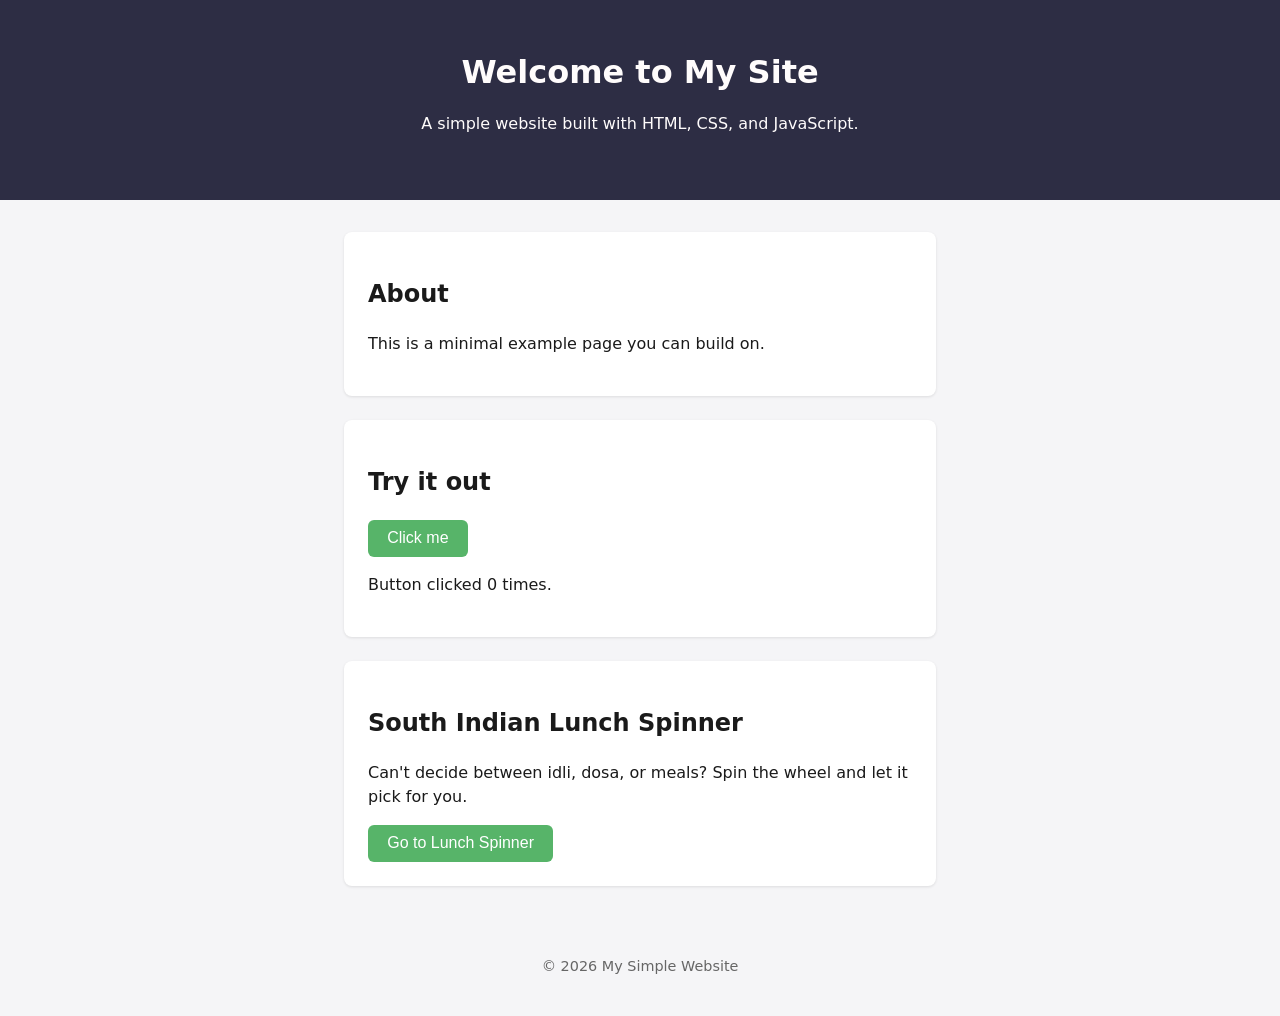
<file: index.html>
<!DOCTYPE html>
<html lang="en">
<head>
  <meta charset="UTF-8">
  <meta name="viewport" content="width=device-width, initial-scale=1.0">
  <title>My Simple Website</title>
  <link rel="stylesheet" href="style.css">
</head>
<body>
  <header>
    <h1>Welcome to My Site</h1>
    <p>A simple website built with HTML, CSS, and JavaScript.</p>
  </header>

  <main>
    <section>
      <h2>About</h2>
      <p>This is a minimal example page you can build on.</p>
    </section>

    <section>
      <h2>Try it out</h2>
      <button id="clickMe">Click me</button>
      <p id="clickCount">Button clicked 0 times.</p>
    </section>

    <section>
      <h2>South Indian Lunch Spinner</h2>
      <p>Can't decide between idli, dosa, or meals? Spin the wheel and let it pick for you.</p>
      <a href="lunch.html"><button type="button">Go to Lunch Spinner</button></a>
    </section>
  </main>

  <footer>
    <p>&copy; 2026 My Simple Website</p>
  </footer>

  <script src="script.js"></script>
</body>
</html>
</file>
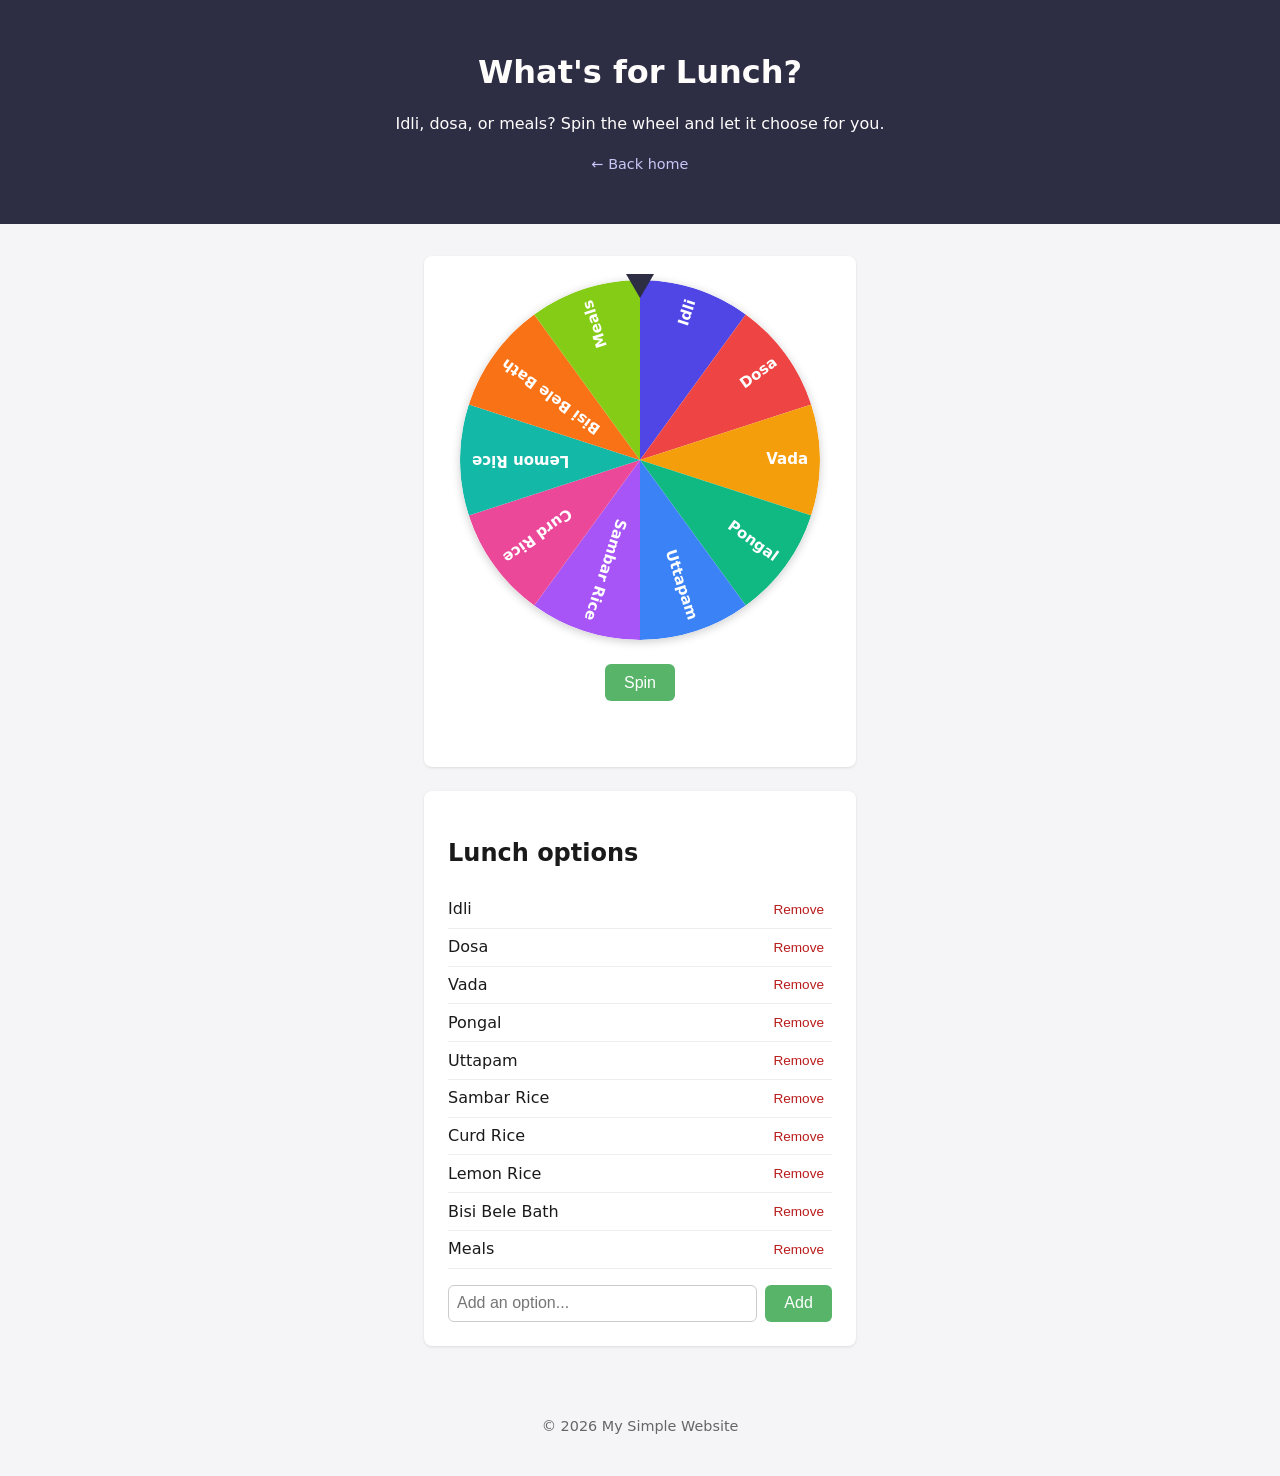
<file: lunch.html>
<!DOCTYPE html>
<html lang="en">
<head>
  <meta charset="UTF-8">
  <meta name="viewport" content="width=device-width, initial-scale=1.0">
  <title>South Indian Lunch Spinner</title>
  <link rel="stylesheet" href="lunch.css">
</head>
<body>
  <header>
    <h1>What's for Lunch?</h1>
    <p>Idli, dosa, or meals? Spin the wheel and let it choose for you.</p>
    <a class="back-link" href="index.html">&larr; Back home</a>
  </header>

  <main>
    <section class="wheel-section">
      <div class="wheel-wrap">
        <div class="pointer"></div>
        <canvas id="wheel" width="360" height="360"></canvas>
      </div>
      <button id="spinBtn">Spin</button>
      <p id="result"></p>
    </section>

    <section class="options-section">
      <h2>Lunch options</h2>
      <ul id="optionList"></ul>
      <form id="addForm">
        <input id="newOption" type="text" placeholder="Add an option..." required>
        <button type="submit">Add</button>
      </form>
    </section>
  </main>

  <footer>
    <p>&copy; 2026 My Simple Website</p>
  </footer>

  <script src="lunch.js"></script>
</body>
</html>
</file>
<file: style.css>
* {
  box-sizing: border-box;
}

body {
  margin: 0;
  font-family: system-ui, -apple-system, Segoe UI, Roboto, sans-serif;
  background: #f5f5f7;
  color: #1a1a1a;
  line-height: 1.5;
}

header {
  background: #2d2d44;
  color: rgb(255, 252, 252);
  padding: 3rem 1.5rem;
  text-align: center;
}

header h1 {
  margin: 0 0 0.5rem;
}

main {
  max-width: 640px;
  margin: 2rem auto;
  padding: 0 1.5rem;
}

section {
  background: white;
  border-radius: 8px;
  padding: 1.5rem;
  margin-bottom: 1.5rem;
  box-shadow: 0 1px 3px rgba(0, 0, 0, 0.1);
}

button {
  background: #57b469;
  color: white;
  border: none;
  border-radius: 6px;
  padding: 0.6rem 1.2rem;
  font-size: 1rem;
  cursor: pointer;
}

button:hover {
  background: #47b871;
}

footer {
  text-align: center;
  padding: 1.5rem;
  color: #666;
  font-size: 0.9rem;
}
</file>
<file: lunch.css>
* {
  box-sizing: border-box;
}

body {
  margin: 0;
  font-family: system-ui, -apple-system, Segoe UI, Roboto, sans-serif;
  background: #f5f5f7;
  color: #1a1a1a;
  line-height: 1.5;
}

header {
  background: #2d2d44;
  color: rgb(255, 252, 252);
  padding: 3rem 1.5rem;
  text-align: center;
  position: relative;
}

header h1 {
  margin: 0 0 0.5rem;
}

.back-link {
  color: #c7c7f5;
  text-decoration: none;
  font-size: 0.9rem;
}

.back-link:hover {
  text-decoration: underline;
}

main {
  max-width: 480px;
  margin: 2rem auto;
  padding: 0 1.5rem;
}

section {
  background: white;
  border-radius: 8px;
  padding: 1.5rem;
  margin-bottom: 1.5rem;
  box-shadow: 0 1px 3px rgba(0, 0, 0, 0.1);
}

.wheel-section {
  display: flex;
  flex-direction: column;
  align-items: center;
}

.wheel-wrap {
  position: relative;
  width: 360px;
  max-width: 100%;
  margin: 0 auto 1.5rem;
}

.pointer {
  position: absolute;
  top: -6px;
  left: 50%;
  transform: translateX(-50%);
  width: 0;
  height: 0;
  border-left: 14px solid transparent;
  border-right: 14px solid transparent;
  border-top: 24px solid #2d2d44;
  z-index: 2;
}

#wheel {
  width: 100%;
  height: auto;
  display: block;
  transition: transform 4s cubic-bezier(0.17, 0.89, 0.32, 1.1);
  border-radius: 50%;
  box-shadow: 0 2px 10px rgba(0, 0, 0, 0.2);
}

button {
  background: #57b469;
  color: white;
  border: none;
  border-radius: 6px;
  padding: 0.6rem 1.2rem;
  font-size: 1rem;
  cursor: pointer;
}

button:hover {
  background: #47b871;
}

button:disabled {
  background: #a7d6ae;
  cursor: not-allowed;
}

#result {
  font-size: 1.25rem;
  font-weight: 600;
  min-height: 1.5em;
  margin: 0.75rem 0 0;
  text-align: center;
}

#optionList {
  list-style: none;
  margin: 0 0 1rem;
  padding: 0;
}

#optionList li {
  display: flex;
  justify-content: space-between;
  align-items: center;
  padding: 0.4rem 0;
  border-bottom: 1px solid #eee;
}

#optionList li button {
  background: transparent;
  color: #b91c1c;
  padding: 0.1rem 0.5rem;
  font-size: 0.85rem;
}

#optionList li button:hover {
  background: #fee2e2;
}

#addForm {
  display: flex;
  gap: 0.5rem;
}

#addForm input {
  flex: 1;
  padding: 0.5rem;
  border: 1px solid #ccc;
  border-radius: 6px;
  font-size: 1rem;
}

footer {
  text-align: center;
  padding: 1.5rem;
  color: #666;
  font-size: 0.9rem;
}
</file>
